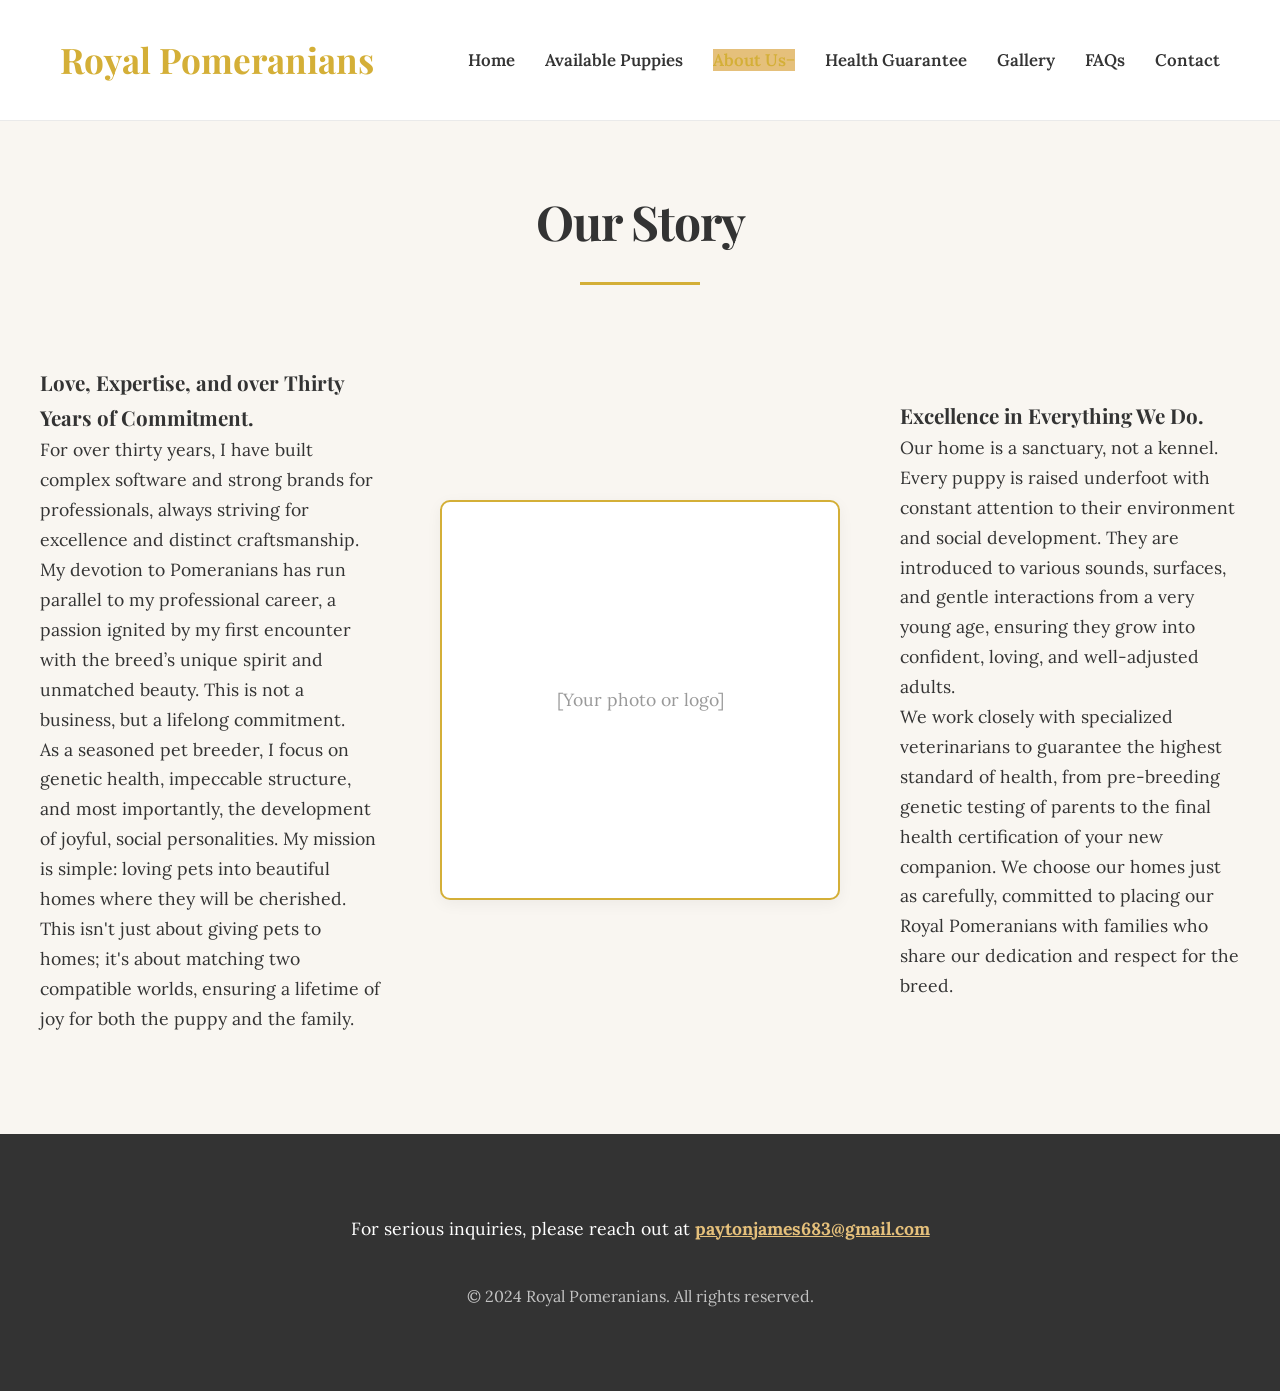
<file: about.html>
<!DOCTYPE html>
<html lang="en">
<head>
    <meta charset="UTF-8">
    <meta name="viewport" content="width=device-width, initial-scale=1.0">
    <title>About Us - Royal Pomeranians</title>
    <link rel="stylesheet" href="style.css">
    <link href="https://fonts.googleapis.com/css2?family=Playfair+Display:wght@700&family=Lora:ital,wght@0,400;0,600;1,400&display=swap" rel="stylesheet">
</head>
<body>
    <header>
        <div class="logo">
            <a href="index.html">Royal Pomeranians</a>
        </div>
        <nav>
            <ul>
                <li><a href="index.html">Home</a></li>
                <li><a href="available.html">Available Puppies</a></li>
                <li><a href="about.html" class="active">About Us</a></li>
                <li><a href="health.html">Health Guarantee</a></li>
                <li><a href="gallery.html">Gallery</a></li>
                <li><a href="faqs.html">FAQs</a></li>
                <li><a href="contact.html">Contact</a></li>
            </ul>
        </nav>
    </header>

    <main class="about-page">
        <section class="section-title">
            <h2>Our Story</h2>
            <div class="title-divider"></div>
        </section>

        <section class="about-content">
            <div class="text-block">
                <h3>Love, Expertise, and over Thirty Years of Commitment.</h3>
                <p>For over thirty years, I have built complex software and strong brands for professionals, always striving for excellence and distinct craftsmanship. My devotion to Pomeranians has run parallel to my professional career, a passion ignited by my first encounter with the breed’s unique spirit and unmatched beauty. This is not a business, but a lifelong commitment.</p>
                <p>As a seasoned pet breeder, I focus on genetic health, impeccable structure, and most importantly, the development of joyful, social personalities. My mission is simple: loving pets into beautiful homes where they will be cherished. This isn't just about giving pets to homes; it's about matching two compatible worlds, ensuring a lifetime of joy for both the puppy and the family.</p>
            </div>
            <div class="image-block">
                <!-- User to add personal photo or logo here later -->
                <div class="image-placeholder border-custom">
                    <p>[Your photo or logo]</p>
                </div>
            </div>
            <div class="text-block">
                <h3>Excellence in Everything We Do.</h3>
                <p>Our home is a sanctuary, not a kennel. Every puppy is raised underfoot with constant attention to their environment and social development. They are introduced to various sounds, surfaces, and gentle interactions from a very young age, ensuring they grow into confident, loving, and well-adjusted adults.</p>
                <p>We work closely with specialized veterinarians to guarantee the highest standard of health, from pre-breeding genetic testing of parents to the final health certification of your new companion. We choose our homes just as carefully, committed to placing our Royal Pomeranians with families who share our dedication and respect for the breed.</p>
            </div>
        </section>
    </main>

    <footer>
        <div class="footer-contact">
            <p>For serious inquiries, please reach out at <a href="mailto:paytonjames683@gmail.com">paytonjames683@gmail.com</a></p>
        </div>
        <div class="footer-bottom">
            <p>&copy; 2024 Royal Pomeranians. All rights reserved.</p>
        </div>
    </footer>
</body>
</html>
</file>
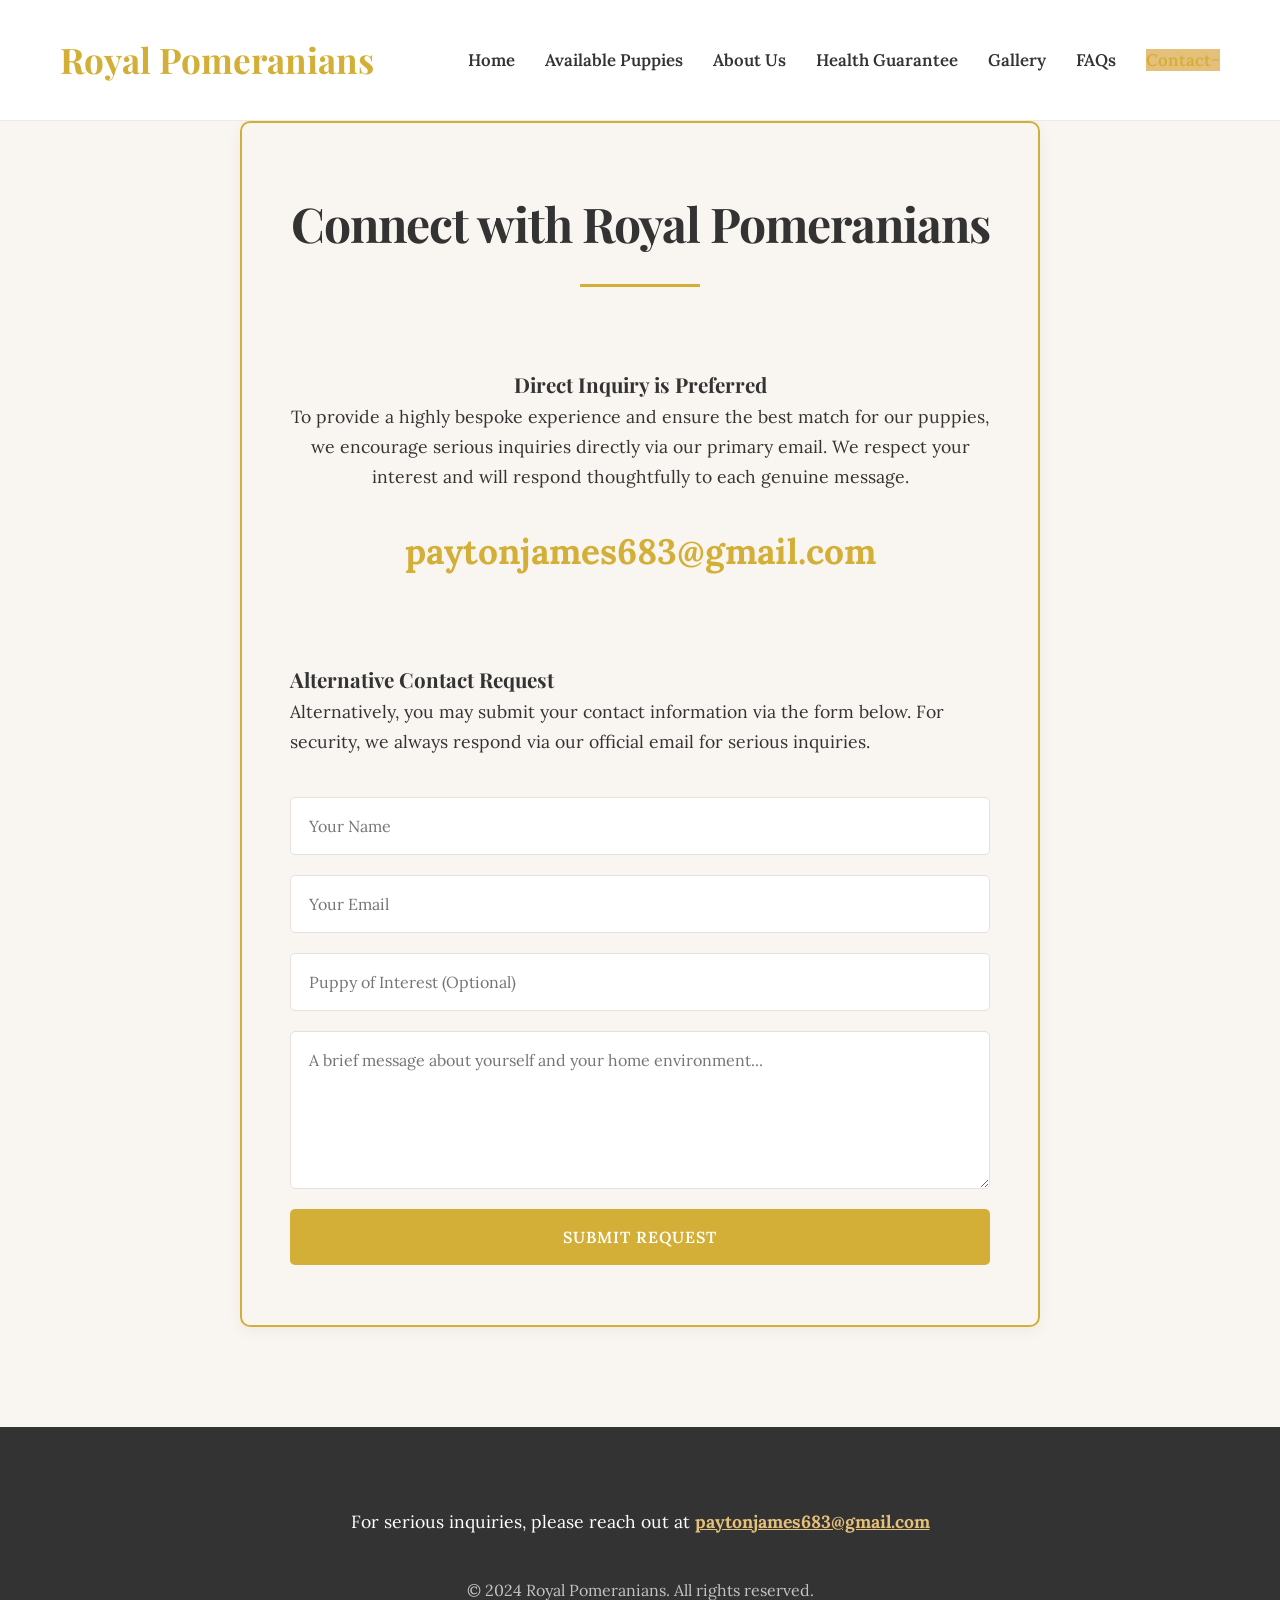
<file: contact.html>
<!DOCTYPE html>
<html lang="en">
<head>
    <meta charset="UTF-8">
    <meta name="viewport" content="width=device-width, initial-scale=1.0">
    <title>Contact Us - Royal Pomeranians</title>
    <link rel="stylesheet" href="style.css">
    <link href="https://fonts.googleapis.com/css2?family=Playfair+Display:wght@700&family=Lora:ital,wght@0,400;0,600;1,400&display=swap" rel="stylesheet">
</head>
<body>
    <header>
        <div class="logo">
            <a href="index.html">Royal Pomeranians</a>
        </div>
        <nav>
            <ul>
                <li><a href="index.html">Home</a></li>
                <li><a href="available.html">Available Puppies</a></li>
                <li><a href="about.html">About Us</a></li>
                <li><a href="health.html">Health Guarantee</a></li>
                <li><a href="gallery.html">Gallery</a></li>
                <li><a href="faqs.html">FAQs</a></li>
                <li><a href="contact.html" class="active">Contact</a></li>
            </ul>
        </nav>
    </header>

    <main class="contact-page text-block border-custom">
        <section class="section-title">
            <h2>Connect with Royal Pomeranians</h2>
            <div class="title-divider"></div>
        </section>

        <section class="contact-method">
            <h3>Direct Inquiry is Preferred</h3>
            <p>To provide a highly bespoke experience and ensure the best match for our puppies, we encourage serious inquiries directly via our primary email. We respect your interest and will respond thoughtfully to each genuine message.</p>
            <p class="direct-email"><a href="mailto:paytonjames683@gmail.com">paytonjames683@gmail.com</a></p>
        </section>

        <!-- A simple contact form structure. NOTE: This will not work until you connect it to a form handling service like Netlify Forms or a server-side script. The text below explains this to a customer in a sophisticated way. -->
        <section class="contact-form-section">
            <h3>Alternative Contact Request</h3>
            <p>Alternatively, you may submit your contact information via the form below. For security, we always respond via our official email for serious inquiries.</p>
            <form action="#" method="POST">
                <input type="text" name="name" placeholder="Your Name" required>
                <input type="email" name="email" placeholder="Your Email" required>
                <input type="text" name="puppy_interest" placeholder="Puppy of Interest (Optional)">
                <textarea name="message" placeholder="A brief message about yourself and your home environment..." rows="6"></textarea>
                <button type="submit">Submit Request</button>
            </form>
        </section>
    </main>

    <footer>
        <div class="footer-contact">
            <p>For serious inquiries, please reach out at <a href="mailto:paytonjames683@gmail.com">paytonjames683@gmail.com</a></p>
        </div>
        <div class="footer-bottom">
            <p>&copy; 2024 Royal Pomeranians. All rights reserved.</p>
        </div>
    </footer>
</body>
</html>
</file>
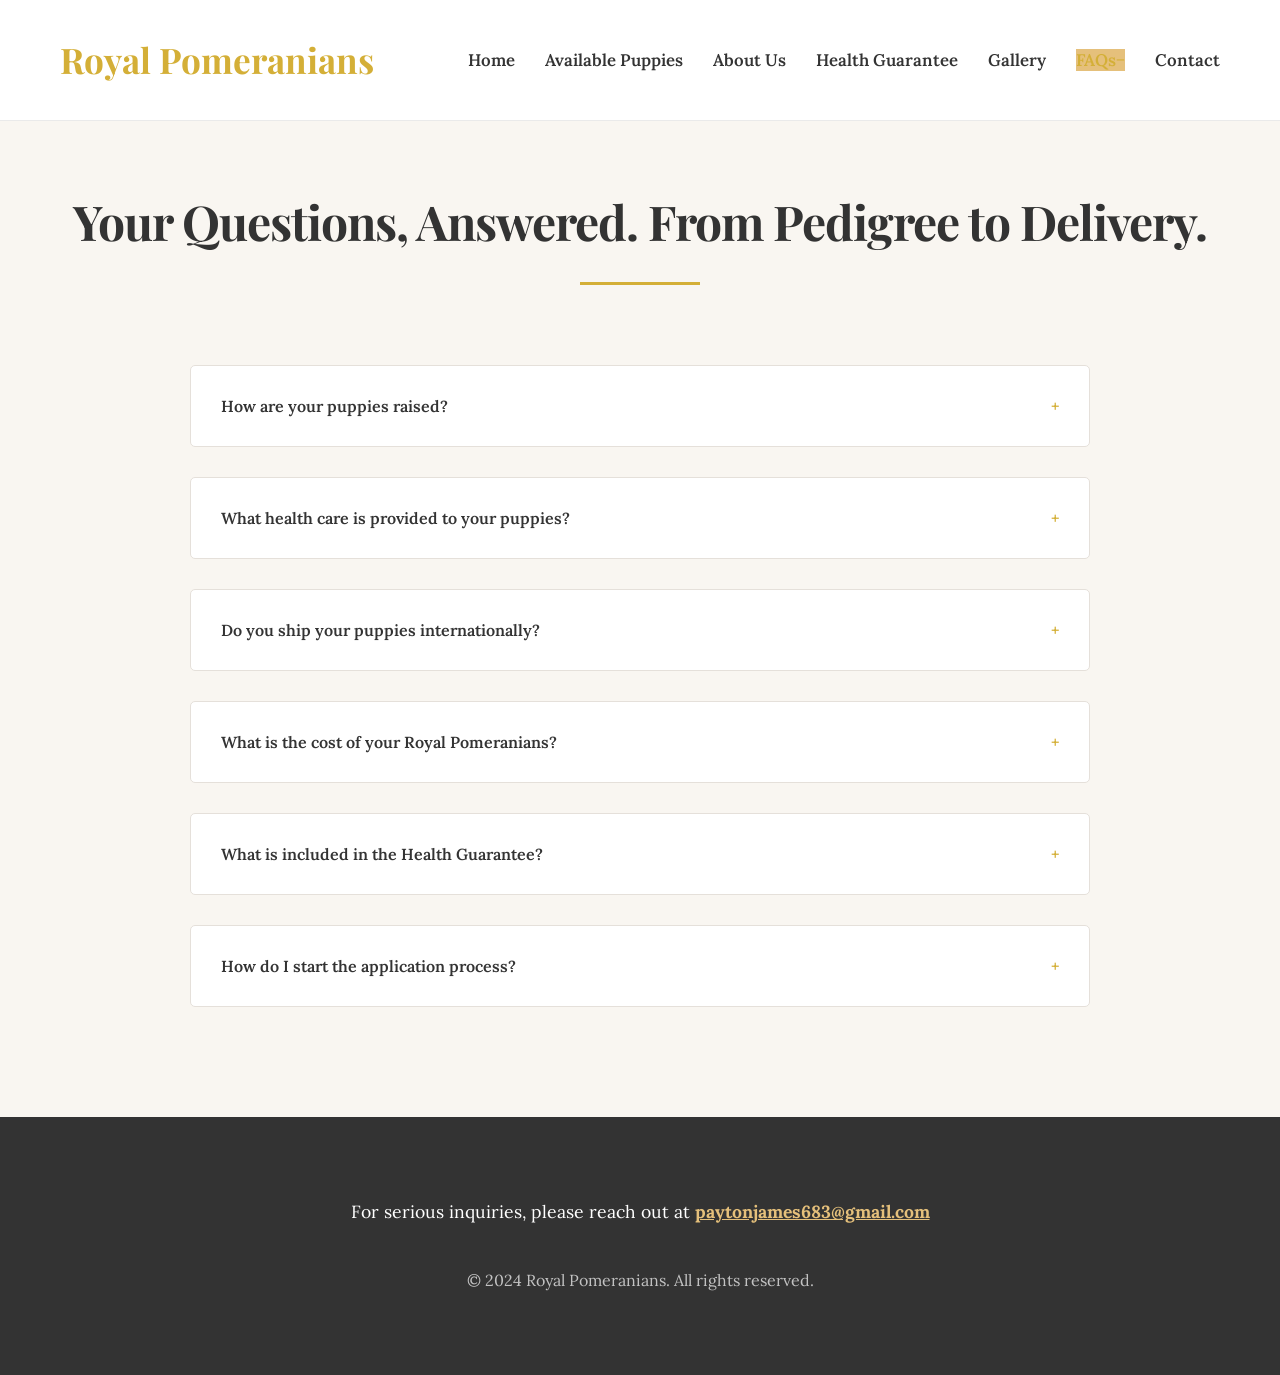
<file: faqs.html>
<!DOCTYPE html>
<html lang="en">
<head>
    <meta charset="UTF-8">
    <meta name="viewport" content="width=device-width, initial-scale=1.0">
    <title>FAQs - Royal Pomeranians</title>
    <link rel="stylesheet" href="style.css">
    <link href="https://fonts.googleapis.com/css2?family=Playfair+Display:wght@700&family=Lora:ital,wght@0,400;0,600;1,400&display=swap" rel="stylesheet">
</head>
<body>
    <header>
        <div class="logo">
            <a href="index.html">Royal Pomeranians</a>
        </div>
        <nav>
            <ul>
                <li><a href="index.html">Home</a></li>
                <li><a href="available.html">Available Puppies</a></li>
                <li><a href="about.html">About Us</a></li>
                <li><a href="health.html">Health Guarantee</a></li>
                <li><a href="gallery.html">Gallery</a></li>
                <li><a href="faqs.html" class="active">FAQs</a></li>
                <li><a href="contact.html">Contact</a></li>
            </ul>
        </nav>
    </header>

    <main>
        <section class="section-title">
            <h2>Your Questions, Answered. From Pedigree to Delivery.</h2>
            <div class="title-divider"></div>
        </section>

        <section class="faq-content">
            <div class="faq-container">
                <button class="accordion">How are your puppies raised?</button>
                <div class="panel">
                    <p>Every Royal Pomeranian puppy is raised in our home, never in a kennel environment. They are integrated into our daily lives, socialized with children and other pets, and given constant love and foundational training to ensure they grow into confident, joyful adults.</p>
                </div>

                <button class="accordion">What health care is provided to your puppies?</button>
                <div class="panel">
                    <p>All our puppies are 100% vet checked, healthy, and up-to-date on all preventative care. This includes multiple veterinary exams, essential vaccinations, and a full deworming program.</p>
                </div>

                <button class="accordion">Do you ship your puppies internationally?</button>
                <div class="panel">
                    <p>Yes, we have established relationships with specialized, specialized pet couriers who provide temperature-controlled, secure transportation for our puppies to loving homes around the globe. We coordinate the full process to ensure a safe, efficient delivery.</p>
                </div>

                <button class="accordion">What is the cost of your Royal Pomeranians?</button>
                <div class="panel">
                    <p>Pricing reflects color, pedigree, conformation, and gender. Please contact us directly for availability and specific pricing information.</p>
                </div>

                <button class="accordion">What is included in the Health Guarantee?</button>
                <div class="panel">
                    <p>Our comprehensive Health Guarantee covers critical genetic issues and provides a dynamic replacement program. For detailed information, please review our full Health Guarantee page.</p>
                </div>

                <button class="accordion">How do I start the application process?</button>
                <div class="panel">
                    <p>The best way to start is by contacting us via our primary email: paytonjames683@gmail.com. Serious inquiries are always appreciated.</p>
                </div>
            </div>
        </section>
    </main>

    <footer>
        <div class="footer-contact">
            <p>For serious inquiries, please reach out at <a href="mailto:paytonjames683@gmail.com">paytonjames683@gmail.com</a></p>
        </div>
        <div class="footer-bottom">
            <p>&copy; 2024 Royal Pomeranians. All rights reserved.</p>
        </div>
    </footer>
    <script src="script.js"></script>
</body>
</html>
</file>
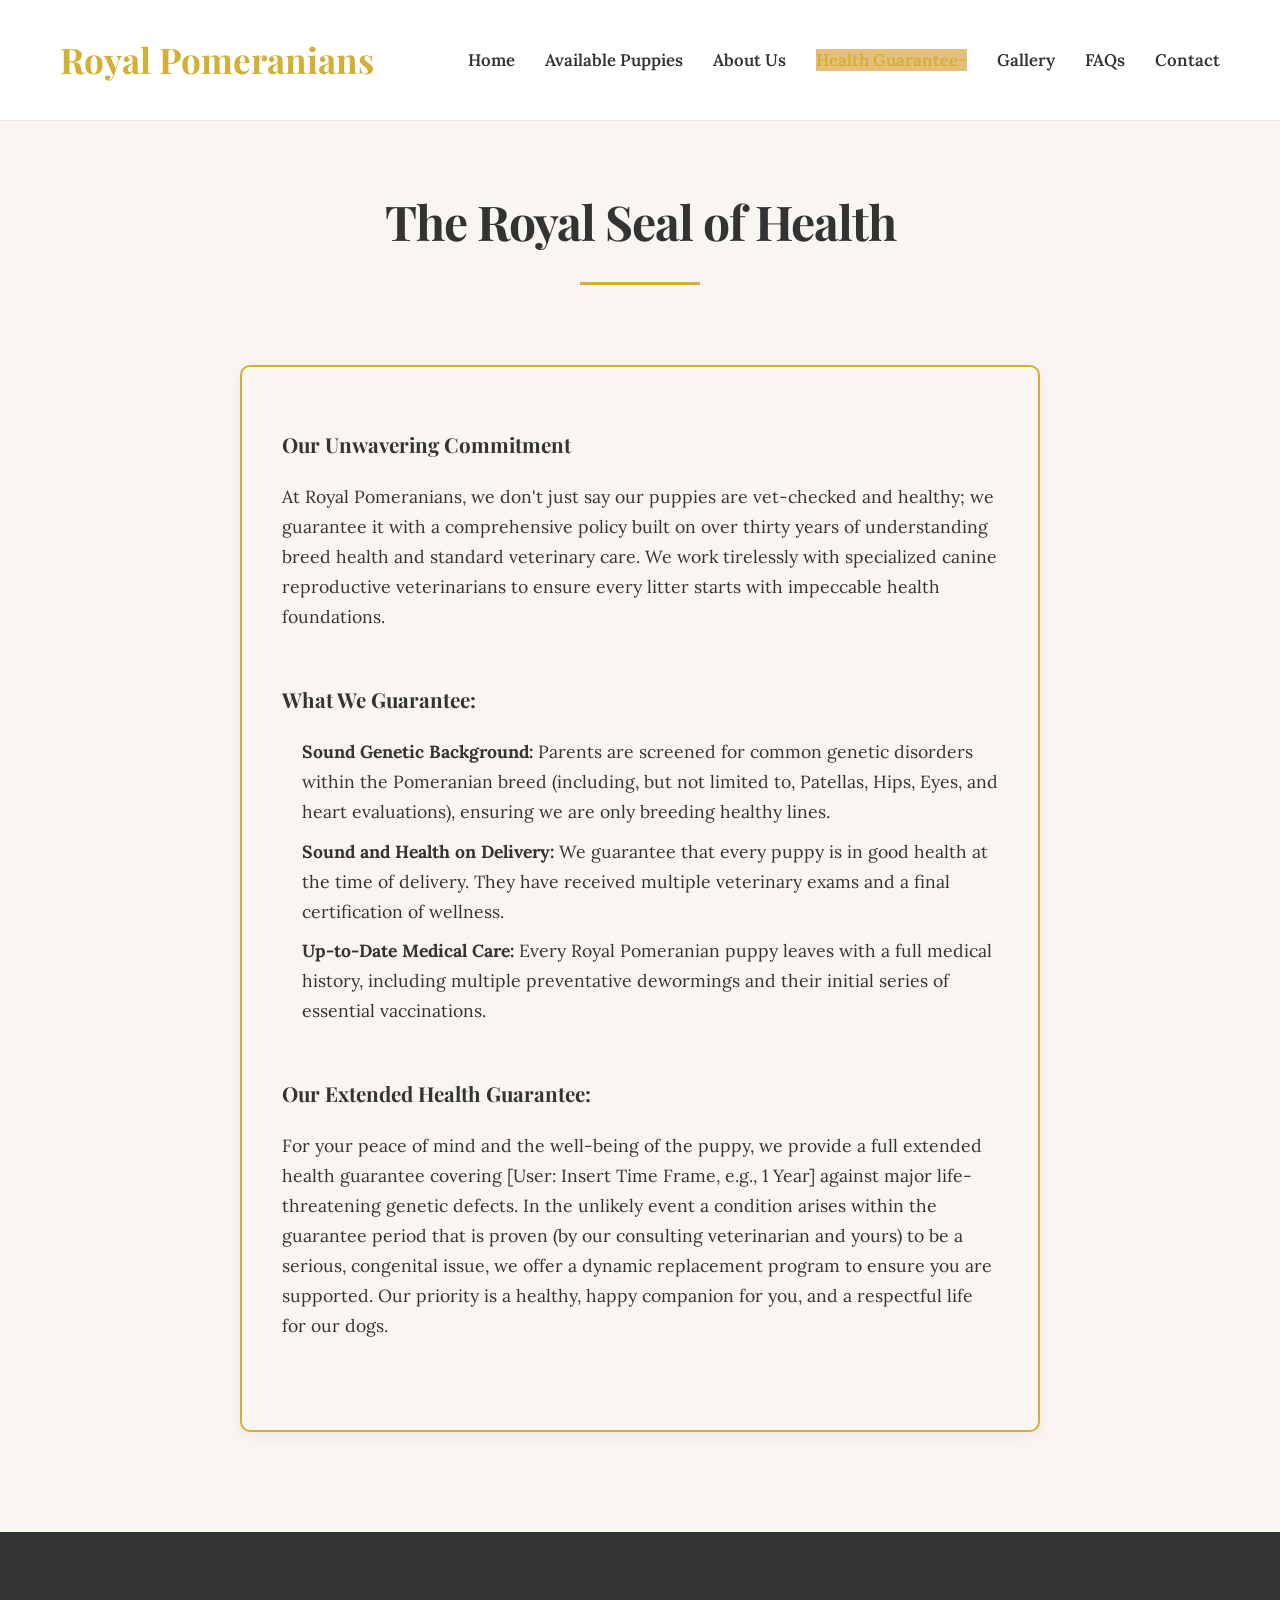
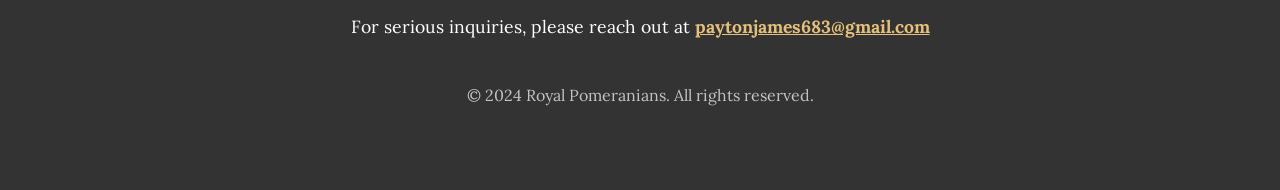
<file: health.html>
<!DOCTYPE html>
<html lang="en">
<head>
    <meta charset="UTF-8">
    <meta name="viewport" content="width=device-width, initial-scale=1.0">
    <title>Health Guarantee - Royal Pomeranians</title>
    <link rel="stylesheet" href="style.css">
    <link href="https://fonts.googleapis.com/css2?family=Playfair+Display:wght@700&family=Lora:ital,wght@0,400;0,600;1,400&display=swap" rel="stylesheet">
</head>
<body>
    <header>
        <div class="logo">
            <a href="index.html">Royal Pomeranians</a>
        </div>
        <nav>
            <ul>
                <li><a href="index.html">Home</a></li>
                <li><a href="available.html">Available Puppies</a></li>
                <li><a href="about.html">About Us</a></li>
                <li><a href="health.html" class="active">Health Guarantee</a></li>
                <li><a href="gallery.html">Gallery</a></li>
                <li><a href="faqs.html">FAQs</a></li>
                <li><a href="contact.html">Contact</a></li>
            </ul>
        </nav>
    </header>

    <main>
        <section class="section-title">
            <h2>The Royal Seal of Health</h2>
            <div class="title-divider"></div>
        </section>

        <section class="health-content text-block border-custom">
            <h3>Our Unwavering Commitment</h3>
            <p>At Royal Pomeranians, we don't just say our puppies are vet-checked and healthy; we guarantee it with a comprehensive policy built on over thirty years of understanding breed health and standard veterinary care. We work tirelessly with specialized canine reproductive veterinarians to ensure every litter starts with impeccable health foundations.</p>
            
            <h3>What We Guarantee:</h3>
            <ul>
                <li><strong>Sound Genetic Background:</strong> Parents are screened for common genetic disorders within the Pomeranian breed (including, but not limited to, Patellas, Hips, Eyes, and heart evaluations), ensuring we are only breeding healthy lines.</li>
                <li><strong>Sound and Health on Delivery:</strong> We guarantee that every puppy is in good health at the time of delivery. They have received multiple veterinary exams and a final certification of wellness.</li>
                <li><strong>Up-to-Date Medical Care:</strong> Every Royal Pomeranian puppy leaves with a full medical history, including multiple preventative dewormings and their initial series of essential vaccinations.</li>
            </ul>

            <h3>Our Extended Health Guarantee:</h3>
            <p>For your peace of mind and the well-being of the puppy, we provide a full extended health guarantee covering [User: Insert Time Frame, e.g., 1 Year] against major life-threatening genetic defects. In the unlikely event a condition arises within the guarantee period that is proven (by our consulting veterinarian and yours) to be a serious, congenital issue, we offer a dynamic replacement program to ensure you are supported. Our priority is a healthy, happy companion for you, and a respectful life for our dogs.</p>
        </section>
    </main>

    <footer>
        <div class="footer-contact">
            <p>For serious inquiries, please reach out at <a href="mailto:paytonjames683@gmail.com">paytonjames683@gmail.com</a></p>
        </div>
        <div class="footer-bottom">
            <p>&copy; 2024 Royal Pomeranians. All rights reserved.</p>
        </div>
    </footer>
</body>
</html>
</file>
<file: style.css>
/* --- Global Styles & Custom Reset --- */
:root {
    --bg-cream: #F9F6F1;
    --primary-gold: #D4AF37;
    --dark-text: #333333;
    --secondary-tan: #E5C07B;
    --panel-border: 1px solid #E5E0DA;
    --font-heading: 'Playfair Display', serif;
    --font-body: 'Lora', serif;
}

*, *::before, *::after {
    box-sizing: border-box;
    margin: 0;
    padding: 0;
}

body {
    background-color: var(--bg-cream);
    color: var(--dark-text);
    font-family: var(--font-body);
    line-height: 1.7;
    font-size: 1.1rem;
}

a {
    text-decoration: none;
    color: inherit;
    transition: color 0.3s ease;
}

ul {
    list-style: none;
}

h1, h2, h3, h4 {
    font-family: var(--font-heading);
    color: var(--dark-text);
    font-weight: 700;
}

img {
    max-width: 100%;
    height: auto;
    display: block;
}

/* --- Layout Utility Classes --- */
main {
    max-width: 1400px;
    margin: 60px auto;
    padding: 0 40px;
}

.text-block {
    max-width: 800px;
    margin: 0 auto;
    padding: 60px 40px;
}

.border-custom {
    border: 2px solid var(--primary-gold);
    border-radius: 10px;
    box-shadow: 0 4px 15px rgba(0,0,0,0.05);
}

.section-title {
    text-align: center;
    margin-bottom: 80px;
}

.section-title h2 {
    font-size: 3rem;
    margin-bottom: 20px;
    letter-spacing: -1px;
}

.title-divider {
    height: 3px;
    background-color: var(--primary-gold);
    width: 120px;
    margin: 0 auto;
}

/* --- Header & Navigation --- */
header {
    background-color: #FFFFFF;
    padding: 30px 60px;
    display: flex;
    justify-content: space-between;
    align-items: center;
    border-bottom: 1px solid #EAEAEA;
    position: sticky;
    top: 0;
    z-index: 100;
}

.logo a {
    font-family: var(--font-heading);
    font-size: 2.2rem;
    color: var(--primary-gold);
    font-weight: 700;
}

nav ul {
    display: flex;
    gap: 30px;
    font-size: 1.05rem;
    font-weight: 600;
}

nav a:hover, nav a.active {
    color: var(--primary-gold);
}

/* --- Buttons --- */
button, .cta-button, .details-link, .contact-button {
    display: inline-block;
    padding: 18px 45px;
    font-family: var(--font-body);
    font-weight: 600;
    font-size: 1rem;
    border: none;
    border-radius: 5px;
    cursor: pointer;
    text-transform: uppercase;
    letter-spacing: 1px;
    transition: all 0.3s ease;
    text-align: center;
}

/* Primary Button Style (Gold Background, White Text) */
button, .cta-button, .contact-button {
    background-color: var(--primary-gold);
    color: #FFFFFF;
}

button:hover, .cta-button:hover, .contact-button:hover {
    filter: brightness(1.1);
}

/* Secondary Button Style (Transparent/Outlined) */
.details-link {
    background-color: transparent;
    color: var(--primary-gold);
    border: 2px solid var(--primary-gold);
}

.details-link:hover {
    background-color: var(--primary-gold);
    color: #FFFFFF;
}

/* --- Home Page (Hero) --- */
.hero {
    height: 70vh;
    display: flex;
    justify-content: center;
    align-items: center;
    background-image: linear-gradient(135deg, #FFFCF7 0%, #F9F6F1 100%);
    text-align: center;
    border: 3px solid var(--secondary-tan);
    margin-bottom: 100px;
}

.hero-content h1 {
    font-size: 3.5rem;
    line-height: 1.2;
    margin-bottom: 20px;
}

.hero-content p {
    font-size: 1.4rem;
    margin-bottom: 40px;
}

/* --- Home Page (Featured Puppies) --- */
.puppy-grid {
    display: grid;
    grid-template-columns: repeat(auto-fit, minmax(350px, 1fr));
    gap: 40px;
    margin-bottom: 120px;
}

.puppy-card {
    background-color: #FFFFFF;
    border: var(--panel-border);
    padding: 30px;
    text-align: center;
    border-radius: 10px;
    box-shadow: 0 4px 10px rgba(0,0,0,0.03);
    transition: transform 0.3s ease, box-shadow 0.3s ease;
}

.puppy-card:hover {
    transform: translateY(-10px);
    box-shadow: 0 10px 25px rgba(0,0,0,0.06);
}

.puppy-card img {
    border-radius: 10px;
    border: 2px solid var(--secondary-tan);
    margin-bottom: 25px;
}

.puppy-card h3 {
    margin-bottom: 10px;
}

.puppy-card p {
    font-size: 1.05rem;
    margin-bottom: 30px;
    color: #666;
}

/* --- Available Puppies Page --- */
.puppy-profiles {
    max-width: 1100px;
    margin: 0 auto;
    display: flex;
    flex-direction: column;
    gap: 60px;
}

.puppy-detail-card {
    background-color: #FFFFFF;
    display: flex;
    border: var(--panel-border);
    border-radius: 10px;
    overflow: hidden;
    box-shadow: 0 4px 10px rgba(0,0,0,0.04);
}

.puppy-detail-card img {
    width: 40%;
    object-fit: cover;
    border-right: var(--panel-border);
}

.puppy-info {
    width: 60%;
    padding: 50px;
    display: flex;
    flex-direction: column;
    justify-content: space-between;
}

.puppy-info h3 {
    font-size: 2.2rem;
    margin-bottom: 20px;
}

.puppy-specs {
    border-top: var(--panel-border);
    border-bottom: var(--panel-border);
    padding: 20px 0;
    margin-bottom: 30px;
    display: grid;
    grid-template-columns: repeat(2, 1fr);
    gap: 15px;
}

.puppy-info p {
    margin-bottom: 40px;
}

/* --- About Page --- */
.about-content {
    display: flex;
    flex-wrap: wrap;
    gap: 60px;
    align-items: center;
}

.about-content .text-block {
    flex: 2;
    padding: 0;
}

.about-content .image-block {
    flex: 1;
}

.image-placeholder {
    height: 400px;
    width: 400px;
    background-color: #FFFFFF;
    display: flex;
    justify-content: center;
    align-items: center;
    color: #999;
}

/* --- Health Guarantee Page --- */
.health-content p, .health-content ul {
    margin-bottom: 30px;
}

.health-content h3 {
    margin-top: 50px;
    margin-bottom: 20px;
}

.health-content h3:first-child {
    margin-top: 0;
}

.health-content ul li {
    margin-bottom: 10px;
    margin-left: 20px;
}

/* --- Gallery Page --- */
.gallery-grid {
    display: grid;
    grid-template-columns: repeat(auto-fit, minmax(400px, 1fr));
    gap: 30px;
}

.gallery-item {
    border: var(--panel-border);
    border-radius: 5px;
    overflow: hidden;
    background-color: #FFFFFF;
}

.gallery-item img {
    height: 450px;
    width: 100%;
    object-fit: cover;
}

.gallery-item p {
    padding: 20px;
    text-align: center;
    font-size: 1rem;
    font-style: italic;
    color: #666;
}

/* --- FAQ Page --- */
.faq-content {
    max-width: 900px;
    margin: 0 auto;
}

.accordion {
    background-color: #FFFFFF;
    color: var(--dark-text);
    cursor: pointer;
    padding: 30px;
    width: 100%;
    border: var(--panel-border);
    border-radius: 5px;
    text-align: left;
    outline: none;
    font-family: var(--font-body);
    font-weight: 600;
    transition: all 0.3s ease;
    text-transform: none;
    letter-spacing: normal;
    margin-bottom: 10px;
}

.active, .accordion:hover {
    background-color: var(--secondary-tan);
    color: var(--dark-text);
}

.accordion:after {
    content: '\002B';
    color: var(--primary-gold);
    font-weight: bold;
    float: right;
    margin-left: 10px;
}

.active:after {
    content: "\2212";
}

.panel {
    padding: 0 30px;
    background-color: #FFFFFF;
    max-height: 0;
    overflow: hidden;
    transition: max-height 0.3s ease-out;
    margin-bottom: 20px;
}

.panel p {
    padding: 30px 0;
}

/* --- Contact Page --- */
.contact-page {
    text-align: center;
}

.direct-email a {
    font-size: 2.2rem;
    font-weight: 700;
    color: var(--primary-gold);
    margin-top: 30px;
    display: block;
}

.contact-form-section {
    max-width: 700px;
    margin: 80px auto 0 auto;
    text-align: left;
}

form {
    margin-top: 40px;
    display: flex;
    flex-direction: column;
    gap: 20px;
}

input[type=text], input[type=email], textarea {
    width: 100%;
    padding: 18px;
    border: var(--panel-border);
    border-radius: 5px;
    font-family: var(--font-body);
    font-size: 1rem;
    background-color: #FFFFFF;
}

input[type=text]:focus, input[type=email]:focus, textarea:focus {
    outline: none;
    border-color: var(--primary-gold);
}

/* --- Footer --- */
footer {
    background-color: #333333;
    color: #FFFFFF;
    padding: 80px 60px;
    margin-top: 100px;
    text-align: center;
}

.footer-contact a {
    color: var(--secondary-tan);
    font-weight: 700;
    text-decoration: underline;
}

.footer-bottom p {
    margin-top: 40px;
    font-size: 1rem;
    opacity: 0.7;
}

/* --- Responsive Adjustments --- */
@media (max-width: 1100px) {
    .section-title h2 { font-size: 2.5rem; }
    .hero-content h1 { font-size: 3rem; }
    .puppy-detail-card { flex-direction: column; }
    .puppy-detail-card img, .puppy-info { width: 100%; }
    .puppy-detail-card img { border-right: none; border-bottom: var(--panel-border); }
    .about-content { flex-direction: column; }
    .image-placeholder { width: 100%; height: 300px; }
}

@media (max-width: 768px) {
    header { flex-direction: column; gap: 20px; padding: 20px; }
    nav ul { gap: 15px; font-size: 0.95rem; }
    .logo a { font-size: 1.8rem; }
    main { padding: 0 20px; margin: 40px auto; }
    .text-block { padding: 40px 20px; }
    .section-title { margin-bottom: 50px; }
    .hero { height: 60vh; }
    .hero-content h1 { font-size: 2.2rem; }
    .puppy-grid { grid-template-columns: 1fr; }
    .puppy-card img, .gallery-item img { height: 300px; }
}
</file>
